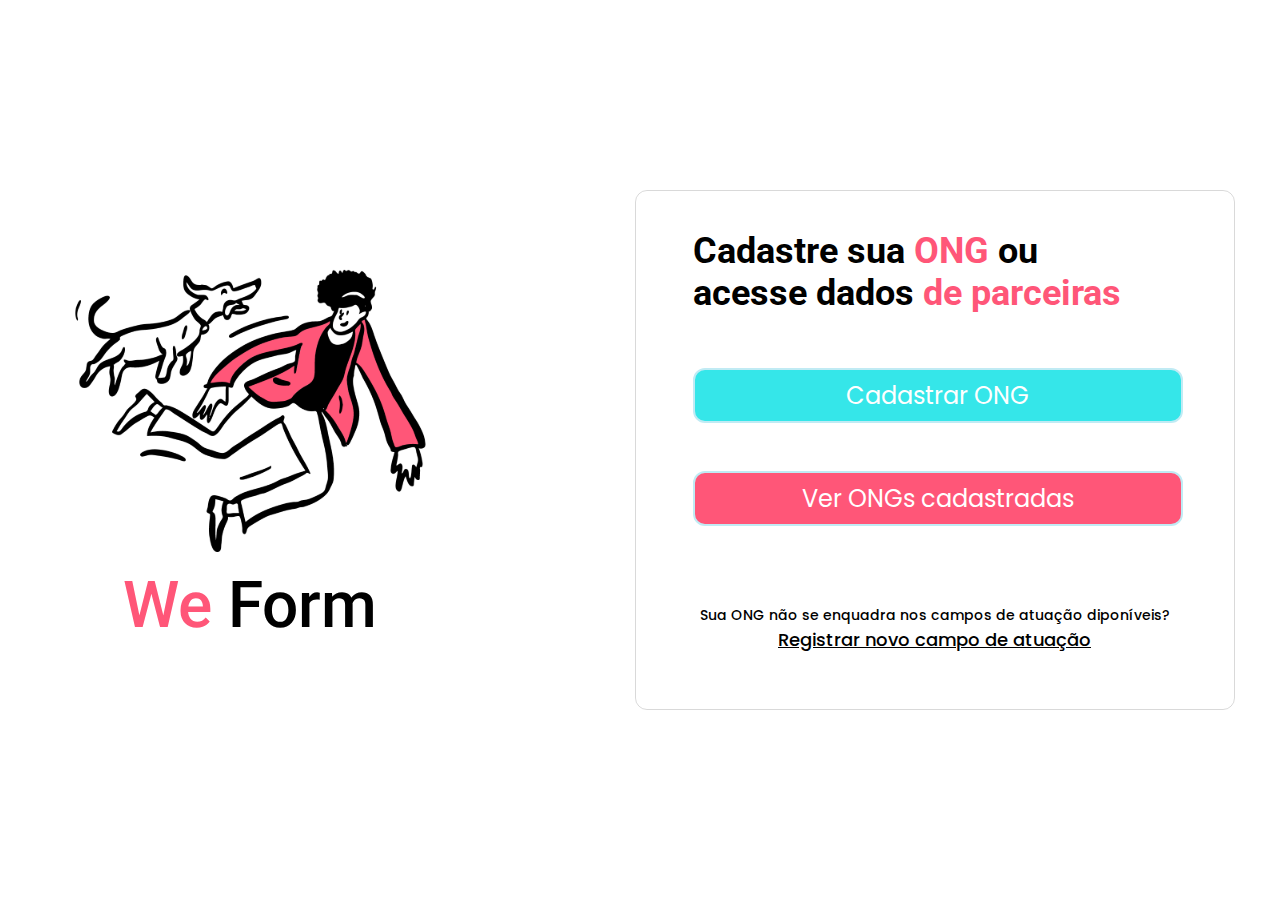
<file: index.html>
<!DOCTYPE html>
<html lang="pt-br">

<head>
    <meta charset="UTF-8">
    <meta name="viewport" content="width=device-width, initial-scale=1.0">
    <link rel="preconnect" href="https://fonts.googleapis.com">
    <link rel="preconnect" href="https://fonts.gstatic.com" crossorigin>
    <link
        href="https://fonts.googleapis.com/css2?family=Poppins:ital,wght@0,100;0,200;0,300;0,400;0,500;0,600;0,700;0,800;0,900;1,100;1,200;1,300;1,400;1,500;1,600;1,700;1,800;1,900&family=Roboto:ital,wght@0,100..900;1,100..900&display=swap"
        rel="stylesheet">
    <link rel="stylesheet" href="assets/css/style.css">
    <title>We Form</title>
</head>

<body>
    <div class="container">
        <aside>
            <img src="assets/image 2.svg" alt="Imagem de uma mulher brincando com seu cachorro">
            <h1><span>We</span> Form</h1>
        </aside>
        <main>
            <h2>Cadastre sua <span>ONG</span> ou acesse dados <span>de parceiras</span></h2>
            <div class="buttons">
                <a id="cadastro" href="cadastroOng.html">Cadastrar ONG</a>
                <a id="ver_entidades" href="verEntidades.html">Ver ONGs cadastradas</a>
            </div>
            <p id="text">Sua ONG não se enquadra nos campos de atuação diponíveis?</p>
            <a href="cadastroCampoAtuacao.html" id="link">Registrar novo campo de atuação</a>
        </main>
    </div>
</body>
</html>
</file>
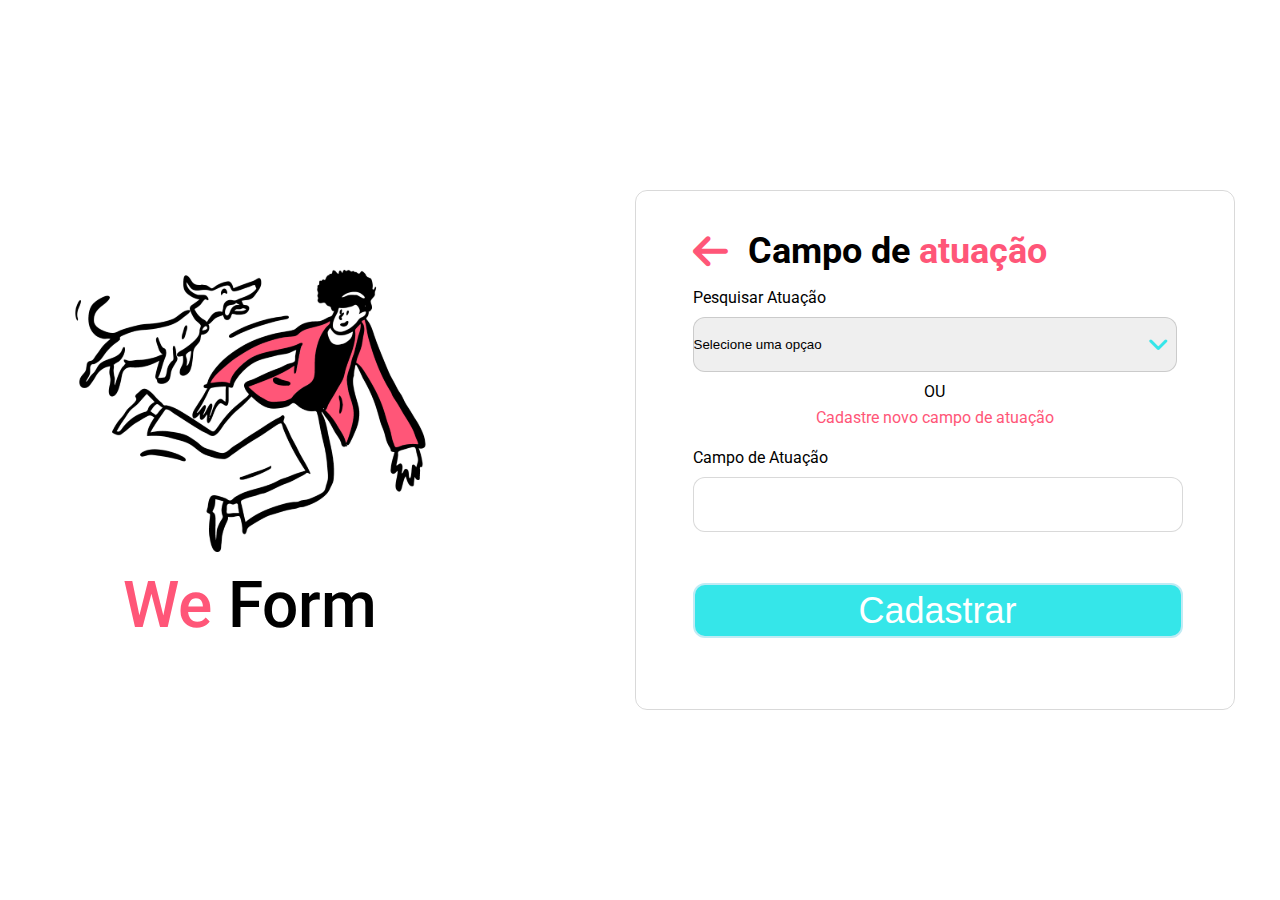
<file: cadastroCampoAtuacao.html>
<!DOCTYPE html>
<html lang="pt-br">

<head>
    <meta charset="UTF-8">
    <meta name="viewport" content="width=device-width, initial-scale=1.0">
    <link rel="preconnect" href="https://fonts.googleapis.com">
    <link rel="preconnect" href="https://fonts.gstatic.com" crossorigin>
    <link
        href="https://fonts.googleapis.com/css2?family=Poppins:ital,wght@0,100;0,200;0,300;0,400;0,500;0,600;0,700;0,800;0,900;1,100;1,200;1,300;1,400;1,500;1,600;1,700;1,800;1,900&family=Roboto:ital,wght@0,100..900;1,100..900&display=swap"
        rel="stylesheet">
    <link href="https://cdnjs.cloudflare.com/ajax/libs/font-awesome/6.0.0-beta3/css/all.min.css" rel="stylesheet">
    <link rel="stylesheet" href="assets/css/style.css">
    <title>We Form</title>
</head>

<body>
    <div class="container">
        <aside>
            <img src="assets/image 2.svg" alt="Imagem de uma mulher brincando com seu cachorro">
            <h1><span>We</span> Form</h1>
        </aside>
        <main class="cadastro">
            <div>
                <a href="index.html"><i class="fa-solid fa-arrow-left"></i></a>
                <h2>Campo de <span>atuação</span></h2>
            </div>

            <form class="cadastro_campo_atuacao" action="">
              
                <label for="action_shield">Pesquisar Atuação</label>
                <div class="select-div">
                    <select name="action_shield" id="action_shield">
                        <option value="">Selecione uma opçao</option>
                        <option value="abrigo_animias">Abrigo de Animais</option>
                        <option value="orfanto">Orfanato</option>
                    </select>
                </div>

                <p>OU</p>
                <p><span>Cadastre novo campo de atuação</span></p>

                <label for="new_shield">Campo de Atuação</label>
                <input type="text" id="new_shield" name="new_shield">
            

                <button>Cadastrar</button>
            </form>

        </main>
    </div>
</body>

</html>
</file>
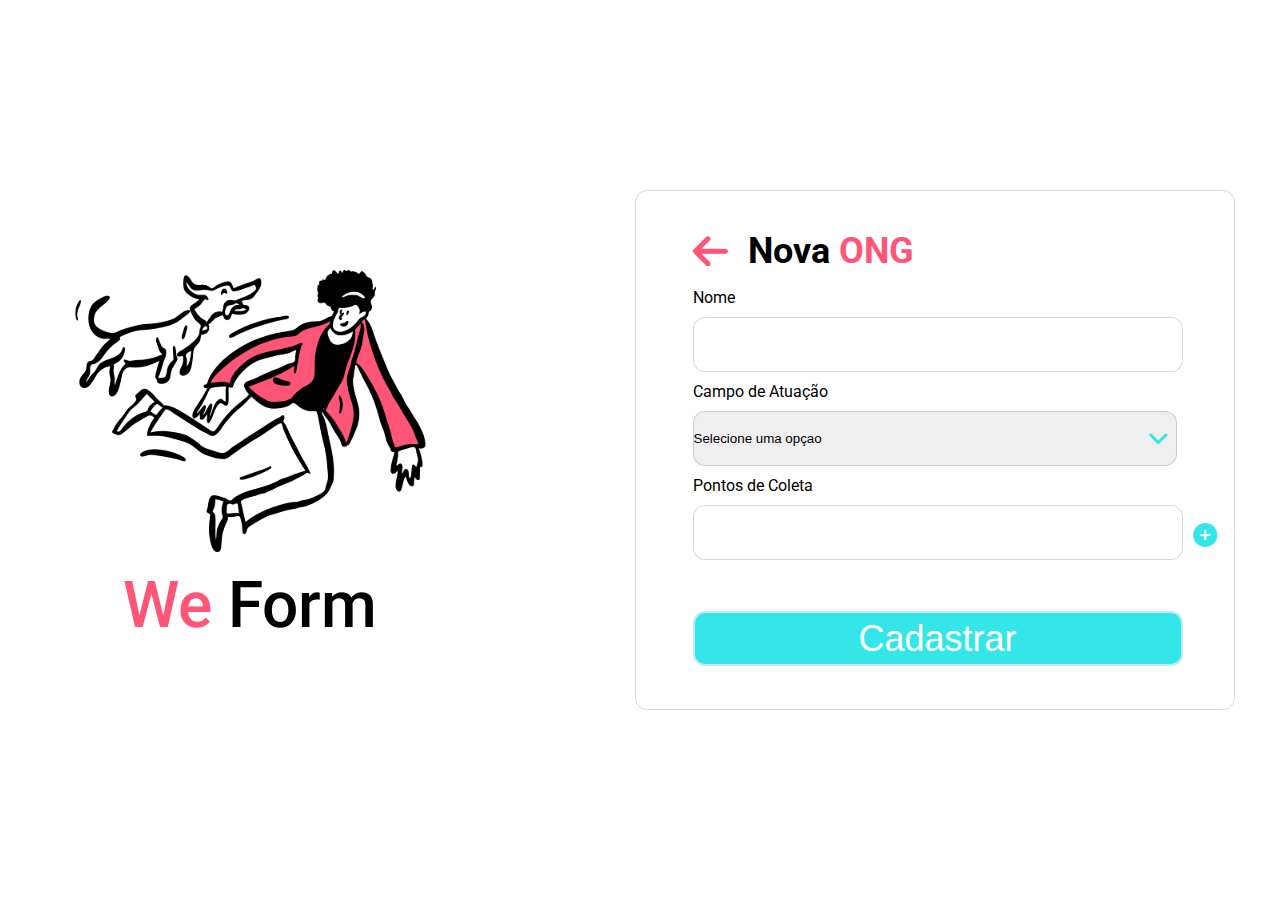
<file: cadastroOng.html>
<!DOCTYPE html>
<html lang="pt-br">

<head>
    <meta charset="UTF-8">
    <meta name="viewport" content="width=device-width, initial-scale=1.0">
    <link rel="preconnect" href="https://fonts.googleapis.com">
    <link rel="preconnect" href="https://fonts.gstatic.com" crossorigin>
    <link
        href="https://fonts.googleapis.com/css2?family=Poppins:ital,wght@0,100;0,200;0,300;0,400;0,500;0,600;0,700;0,800;0,900;1,100;1,200;1,300;1,400;1,500;1,600;1,700;1,800;1,900&family=Roboto:ital,wght@0,100..900;1,100..900&display=swap"
        rel="stylesheet">
    <link href="https://cdnjs.cloudflare.com/ajax/libs/font-awesome/6.0.0-beta3/css/all.min.css" rel="stylesheet">
    <link rel="stylesheet" href="assets/css/style.css">
    <title>We Form</title>
</head>

<body>
    <div class="container">
        <aside>
            <img src="assets/image 2.svg" alt="Imagem de uma mulher brincando com seu cachorro">
            <h1><span>We</span> Form</h1>
        </aside>
        <main class="cadastro">
            <div>
                <a href="index.html"><i class="fa-solid fa-arrow-left"></i></a>
                <h2>Nova <span>ONG</span></h2>
            </div>

            <form action="">
                <label for="nome">Nome</label>
                <input type="text" id="nome" name="nome">

                <label for="action_shield">Campo de Atuação</label>
                <div class="select-div">
                    <select name="action_shield" id="action_shield">
                        <option value="">Selecione uma opçao</option>
                        <option value="abrigo_animias">Abrigo de Animais</option>
                        <option value="orfanto">Orfanato</option>
                    </select>

                </div>

                <label for="points">Pontos de Coleta</label>

                <input type="text" id="points" name="points">
                <i class="fa-solid fa-circle-plus"></i>

                <button type="submit">Cadastrar</button>
            </form>

        </main>
    </div>
</body>

</html>
</file>
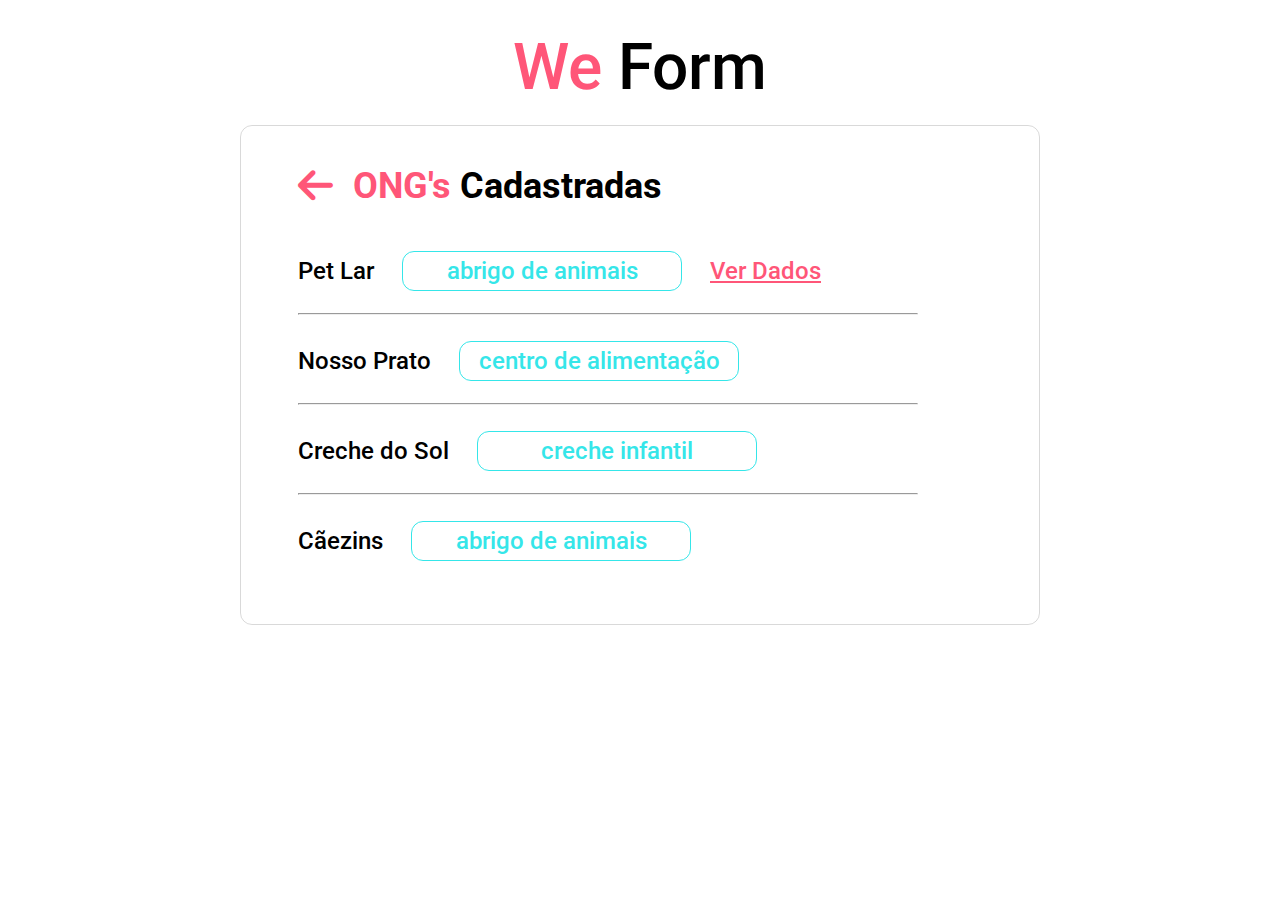
<file: verEntidades.html>
<!DOCTYPE html>
<html lang="pt-br">

<head>
    <meta charset="UTF-8">
    <meta name="viewport" content="width=device-width, initial-scale=1.0">
    <link rel="preconnect" href="https://fonts.googleapis.com">
    <link rel="preconnect" href="https://fonts.gstatic.com" crossorigin>
    <link
        href="https://fonts.googleapis.com/css2?family=Poppins:ital,wght@0,100;0,200;0,300;0,400;0,500;0,600;0,700;0,800;0,900;1,100;1,200;1,300;1,400;1,500;1,600;1,700;1,800;1,900&family=Roboto:ital,wght@0,100..900;1,100..900&display=swap"
        rel="stylesheet">
    <link href="https://cdnjs.cloudflare.com/ajax/libs/font-awesome/6.0.0-beta3/css/all.min.css" rel="stylesheet">
    <link rel="stylesheet" href="assets/css/style.css">
    <title>We Form</title>
</head>

<body>
    <div class="content">
        <h1><span>We</span> Form</h1>
        <main class="ong">
            <div class="title">
                <a href="index.html"><i class="fa-solid fa-arrow-left"></i></a>
                <h2><span>ONG's</span> Cadastradas</h2>
            </div>
            <div class="entidades">
                <div>
                    <p>Pet Lar</p>
                    <p>abrigo de animais</p>
                    <a href="#"><span>Ver Dados</span></a>
                </div>
                <hr>
                <div>
                    <p>Nosso Prato</p>
                    <p>centro de alimentação</p>
                </div>
                <hr>
                <div>
                    <p>Creche do Sol</p>
                    <p>creche infantil</p>
                </div>
                <hr>
                <div>
                    <p>Cãezins</p>
                    <p>abrigo de animais</p>
                </div>
            </div>
        </main>
    </div>
</body>

</html>
</file>
<file: assets/css/style.css>
* {
    margin: 0;
    padding: 0;
    box-sizing: border-box;
}

body {
    font-family: 'Roboto', sans-serif;
    font-size: 1.6rem;
}

:root {
    font-size: 62.5%;
    --cor-1: #FF5678;
    --cor-2: #C0EBF4;
    --cor-3: #35E6E9;
    --cor-4: #000000;
    --cor-5: #FFFFFF;
    --border: 0.1rem solid rgba(0, 0, 0, 0.15);
}

.container {
    height: 100vh;
    display: grid;
    align-items: center;
    justify-content: center;
}

span {
    color: var(--cor-1);
}

aside {
    text-align: center;
    grid-area: hero;
}

h1 {
    font-size: 6.4rem;
    font-weight: 500;
}

main {
    width: 60rem;
    height: 52rem;
    border: var(--border);
    border-radius: 1.2rem;
    padding: 3.9rem 5.7rem 4.9rem 5.7rem;
    text-align: center;
    grid-area: form;
    position: relative;
}

main h2 {
    width: 43rem;
    font-size: 3.6rem;
    text-align: left;
}

.buttons a {
    width: 49rem;
    height: 5.5rem;
    color: var(--cor-5);
    border: 0.2rem solid var(--cor-2);
    border-radius: 1.2rem;
    font-size: 2.4rem;
    font-family: "Poppins", sans-serif;

    display: flex;
    justify-content: center;
    align-items: center;
    text-decoration: none;
    transition: all 0.2s ease-in-out;
}

.buttons a:hover {
    transform: scale(1.1);
}

#cadastro {
    background-color: var(--cor-3);
    margin-top: 5.4rem;
    font-family: "Poppins", sans-serif;
}

#ver_entidades {
    background-color: var(--cor-1);
    margin-top: 4.8rem;
    font-family: "Poppins", sans-serif;
}

#cadastro:active {
    background-color: #249092;
}

#ver_entidades:active {
    background-color: #993246;
}

#text {
    margin-top: 7.9rem;
    font-size: 1.4rem;
    font-family: "Poppins", sans-serif;
    font-weight: 500;
}

#link {
    margin-top: 0.9rem;
    font-size: 1.8rem;
    font-family: "Poppins", sans-serif;
    color: var(--cor-4);
    font-weight: 500;
}

.fa-arrow-left {
    color: var(--cor-1);
    font-size: 4rem;
}

.cadastro div {
    display: flex;
    align-items: center;
    gap: 2rem;
}

.cadastro form {
    display: flex;
    flex-direction: column;
    text-align: left;
    margin-top: 1.6rem;
}

.cadastro form label {
    margin-bottom: 1rem;
}


.cadastro form input,
select {
    width: 49rem;
    height: 5.5rem;
    border: var(--border);
    border-radius: 1.2rem;
    margin-bottom: 1rem;
}

.cadastro form select {
    appearance: none;
}

.select-div {
    position: relative;
}

.select-div::after {
    top: 1.5rem;
    right: 1rem;
    font-size: 2.4rem;
    content: "\f107";
    font-family: 'Font Awesome 6 Free';
    font-weight: 600;
    color: var(--cor-3);
    position: absolute;
    z-index: 1;
}

.cadastro button {
    width: 49rem;
    height: 5.5rem;
    font-size: 3.6rem;
    color: var(--cor-5);
    background-color: var(--cor-3);
    border: 0.2rem solid var(--cor-2);
    border-radius: 1.2rem;
    margin-top: calc(1rem + 3.1rem);
}

.fa-circle-plus {
    font-size: 2.4rem;
    color: var(--cor-3);
    position: absolute;
    top: 33.2rem;
    right: 1.7rem;
}


.cadastro_campo_atuacao p {
    text-align: center;
}

.cadastro_campo_atuacao p+p {
    margin-top: 0.7rem;
    margin-bottom: 2.1rem;
}

.content {
    display: flex;
    flex-direction: column;
    align-items: center;
}

.content h1{
    margin-top: 3rem;
    margin-bottom: 2rem;
}

.ong {
    width: 80rem;
    height: 50rem;
}

.ong .title{
    display: flex;
    gap: 2rem;
}

.ong .entidades div{
    display: flex;
    align-items: center ;
    gap: 2.8rem;
    margin-bottom: 2.2rem;
    font-size: 2.4rem;
    font-weight: 500;
}

.ong .entidades div a{
    text-decoration: underline var(--cor-1);
}

.entidades {
    margin-top: 4.4rem;
    margin-bottom: 6.4rem;
}

.ong div div p+p{
    width: 28rem;
    padding: 0.5rem 0;
    color: var(--cor-3);
    border: 0.1rem solid var(--cor-3);
    border-radius: 1.2rem;
    text-align: center;
    transition: .2s ease-in-out;

}

.ong div div p+p:hover{
    background-color: #249092;
    color: var(--cor-5);
}

hr{
    width: 62rem;
    margin-bottom: 2.6rem;
}



@media screen and (width >= 1000px) {

    .container {
        grid-template-areas:
            ". . . . ."
            ". hero . form ."
            ". hero . form ."
            ". . . . ."
        ;

        gap: 9rem;
    }

}

@media screen and (width <= 1000px) {
    .container {
        display: flex;
        flex-direction: column;
        gap: 5rem;
    }

    aside img {
        display: none;
    }
}


@media screen and (width <= 768px) {
    body {
        font-size: 1.4rem;
    }

    main {
        width: 90%;
        height: auto;
        padding: 2rem;
    }

    main h2 {
        font-size: 3rem;
    }

    .buttons a {
        width: 100%;
        font-size: 2rem;
    }
}


@media screen and (width <= 480px) {
    body {
        font-size: 1.2rem;
    }

    h1 {
        font-size: 5rem;
    }

    main {
        width: 90%;
        height: auto;
        padding: 1.5rem;
    }

    main h2 {
        width: 100%;
        font-size: 2.5rem;
        text-align: center;
    }

    .buttons a {
        font-size: 1.8rem;
    }
}
</file>
